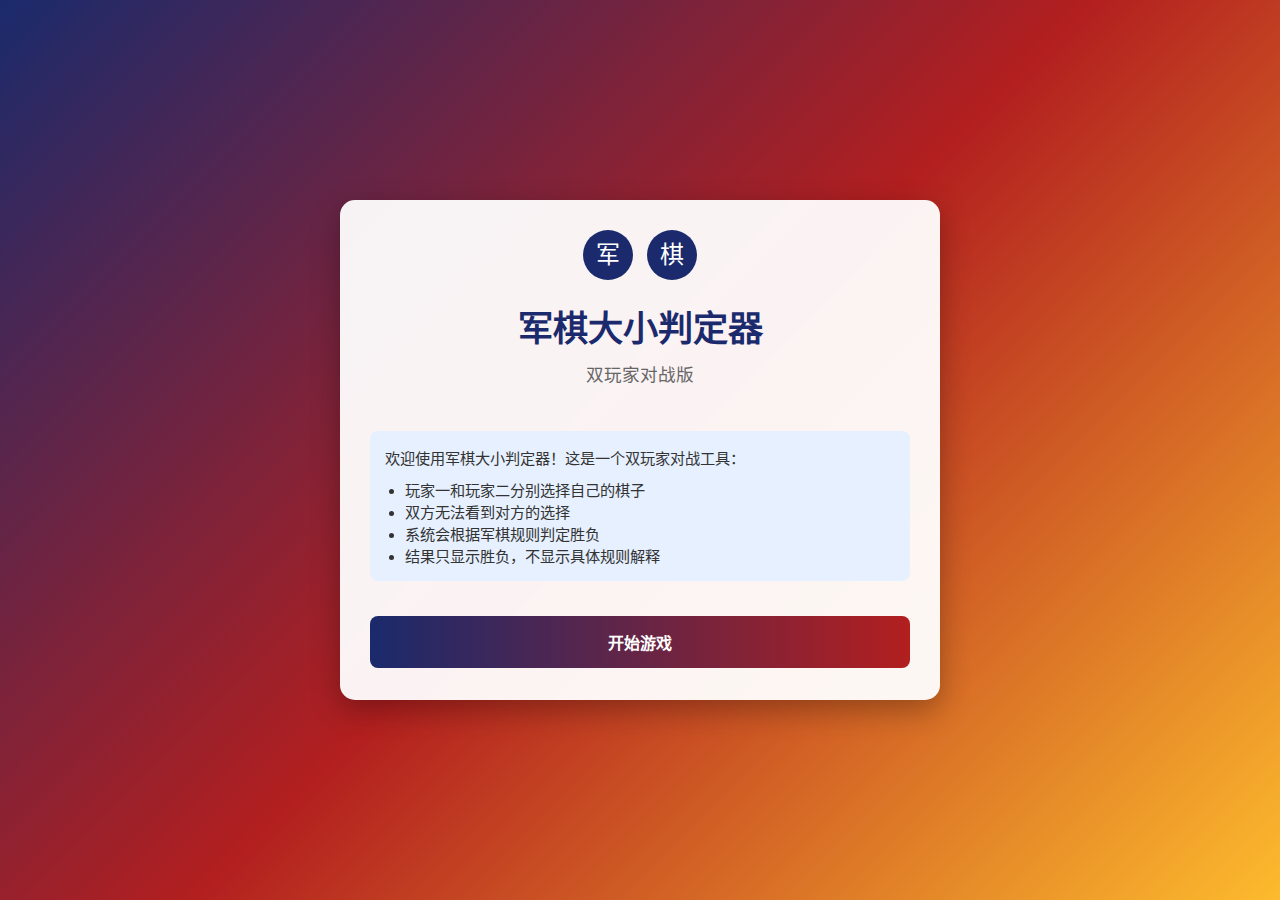
<file: templates/compare.html>
<!DOCTYPE html>
<html lang="zh-CN">
<head>
    <meta charset="UTF-8">
    <meta name="viewport" content="width=device-width, initial-scale=1.0">
    <title>军棋大小判定器 - 双玩家版</title>
    <style>
        * {
            box-sizing: border-box;
            margin: 0;
            padding: 0;
            font-family: 'Microsoft YaHei', sans-serif;
        }
        
        body {
            background: linear-gradient(135deg, #1a2a6c, #b21f1f, #fdbb2d);
            min-height: 100vh;
            display: flex;
            justify-content: center;
            align-items: center;
            padding: 20px;
            color: #333;
        }
        
        .container {
            width: 100%;
            max-width: 600px;
            background: rgba(255, 255, 255, 0.95);
            border-radius: 15px;
            box-shadow: 0 10px 30px rgba(0, 0, 0, 0.3);
            overflow: hidden;
            position: relative;
        }
        
        .screen {
            padding: 30px;
            display: none;
            flex-direction: column;
            min-height: 500px;
        }
        
        .active {
            display: flex;
            animation: fadeIn 0.5s ease;
        }
        
        header {
            text-align: center;
            margin-bottom: 30px;
        }
        
        h1 {
            color: #1a2a6c;
            font-size: 2.2rem;
            margin-bottom: 10px;
        }
        
        h2 {
            color: #b21f1f;
            margin: 20px 0 15px;
            text-align: center;
        }
        
        .subtitle {
            color: #666;
            font-size: 1.1rem;
        }
        
        .piece-grid {
            display: grid;
            grid-template-columns: repeat(3, 1fr);
            gap: 15px;
            margin: 20px 0;
        }
        
        .piece-card {
            background: white;
            border-radius: 10px;
            padding: 15px 10px;
            text-align: center;
            cursor: pointer;
            box-shadow: 0 3px 10px rgba(0, 0, 0, 0.1);
            transition: all 0.3s ease;
            border: 2px solid transparent;
        }
        
        .piece-card:hover {
            transform: translateY(-5px);
            box-shadow: 0 5px 15px rgba(0, 0, 0, 0.2);
        }
        
        .piece-card.selected {
            border-color: #1a2a6c;
            background-color: #e6f0ff;
        }
        
        .piece-name {
            font-weight: bold;
            color: #1a2a6c;
            font-size: 1.1rem;
        }
        
        .piece-rank {
            color: #b21f1f;
            font-size: 0.9rem;
            margin-top: 5px;
        }
        
        .btn {
            padding: 14px 25px;
            background: linear-gradient(90deg, #1a2a6c, #b21f1f);
            color: white;
            border: none;
            border-radius: 8px;
            font-size: 16px;
            cursor: pointer;
            transition: all 0.3s;
            margin-top: 20px;
            width: 100%;
            font-weight: bold;
        }
        
        .btn:hover {
            transform: translateY(-2px);
            box-shadow: 0 5px 15px rgba(0, 0, 0, 0.2);
        }
        
        .btn:active {
            transform: translateY(0);
        }
        
        .result-content {
            text-align: center;
            padding: 20px;
            background: #f8f9fa;
            border-radius: 10px;
            margin: 20px 0;
        }
        
        .result-title {
            font-size: 1.8rem;
            color: #1a2a6c;
            margin-bottom: 15px;
        }
        
        .result-outcome {
            font-size: 1.8rem;
            color: #b21f1f;
            margin: 20px 0;
            font-weight: bold;
            min-height: 60px;
            display: flex;
            justify-content: center;
            align-items: center;
        }
        
        .player-indicator {
            background: linear-gradient(90deg, #1a2a6c, #b21f1f);
            color: white;
            padding: 10px;
            text-align: center;
            border-radius: 5px;
            margin-bottom: 20px;
            font-weight: bold;
        }
        
        .instructions {
            background: #e6f0ff;
            padding: 15px;
            border-radius: 8px;
            margin: 15px 0;
            font-size: 0.95rem;
        }
        
        @keyframes fadeIn {
            from { opacity: 0; transform: translateY(20px); }
            to { opacity: 1; transform: translateY(0); }
        }
        
        .logo {
            text-align: center;
            margin-bottom: 20px;
        }
        
        .logo span {
            display: inline-block;
            background: #1a2a6c;
            color: white;
            width: 50px;
            height: 50px;
            line-height: 50px;
            border-radius: 50%;
            font-size: 1.5rem;
            margin: 0 5px;
        }
        
        .player-choice {
            font-size: 1.2rem;
            margin: 10px 0;
            color: #1a2a6c;
            font-weight: bold;
        }
        
        @media (max-width: 480px) {
            .piece-grid {
                grid-template-columns: repeat(2, 1fr);
            }
            
            h1 {
                font-size: 1.8rem;
            }
            
            .result-outcome {
                font-size: 1.5rem;
            }
        }
    </style>
</head>
<body>
    <div class="container">
        <!-- 欢迎界面 -->
        <div id="welcome-screen" class="screen active">
            <header>
                <div class="logo">
                    <span>军</span>
                    <span>棋</span>
                </div>
                <h1>军棋大小判定器</h1>
                <p class="subtitle">双玩家对战版</p>
            </header>
            
            <div class="instructions">
                <p>欢迎使用军棋大小判定器！这是一个双玩家对战工具：</p>
                <ul style="padding-left: 20px; margin-top: 10px;">
                    <li>玩家一和玩家二分别选择自己的棋子</li>
                    <li>双方无法看到对方的选择</li>
                    <li>系统会根据军棋规则判定胜负</li>
                    <li>结果只显示胜负，不显示具体规则解释</li>
                </ul>
            </div>
            
            <button id="start-btn" class="btn">开始游戏</button>
        </div>
        
        <!-- 玩家一界面 -->
        <div id="player1-screen" class="screen">
            <div class="player-indicator">玩家一：请选择您的棋子</div>
            
            <h2>选择您的棋子</h2>
            <div class="piece-grid">
                <div class="piece-card" data-piece="司令">
                    <div class="piece-name">司令</div>
                    <div class="piece-rank">等级: 12</div>
                </div>
                <div class="piece-card" data-piece="军长">
                    <div class="piece-name">军长</div>
                    <div class="piece-rank">等级: 11</div>
                </div>
                <div class="piece-card" data-piece="师长">
                    <div class="piece-name">师长</div>
                    <div class="piece-rank">等级: 10</div>
                </div>
                <div class="piece-card" data-piece="旅长">
                    <div class="piece-name">旅长</div>
                    <div class="piece-rank">等级: 9</div>
                </div>
                <div class="piece-card" data-piece="团长">
                    <div class="piece-name">团长</div>
                    <div class="piece-rank">等级: 8</div>
                </div>
                <div class="piece-card" data-piece="营长">
                    <div class="piece-name">营长</div>
                    <div class="piece-rank">等级: 7</div>
                </div>
                <div class="piece-card" data-piece="连长">
                    <div class="piece-name">连长</div>
                    <div class="piece-rank">等级: 6</div>
                </div>
                <div class="piece-card" data-piece="排长">
                    <div class="piece-name">排长</div>
                    <div class="piece-rank">等级: 5</div>
                </div>
                <div class="piece-card" data-piece="工兵">
                    <div class="piece-name">工兵</div>
                    <div class="piece-rank">等级: 4</div>
                </div>
                <div class="piece-card" data-piece="炸弹">
                    <div class="piece-name">炸弹</div>
                    <div class="piece-rank">特殊规则</div>
                </div>
                <div class="piece-card" data-piece="地雷">
                    <div class="piece-name">地雷</div>
                    <div class="piece-rank">特殊规则</div>
                </div>
                <div class="piece-card" data-piece="军旗">
                    <div class="piece-name">军旗</div>
                    <div class="piece-rank">特殊规则</div>
                </div>
            </div>
            
            <button id="player1-submit" class="btn" disabled>确认选择</button>
        </div>
        
        <!-- 玩家二界面 -->
        <div id="player2-screen" class="screen">
            <div class="player-indicator">玩家二：请选择您的棋子</div>
            
            <h2>选择您的棋子</h2>
            <div class="piece-grid">
                <div class="piece-card" data-piece="司令">
                    <div class="piece-name">司令</div>
                    <div class="piece-rank">等级: 12</div>
                </div>
                <div class="piece-card" data-piece="军长">
                    <div class="piece-name">军长</div>
                    <div class="piece-rank">等级: 11</div>
                </div>
                <div class="piece-card" data-piece="师长">
                    <div class="piece-name">师长</div>
                    <div class="piece-rank">等级: 10</div>
                </div>
                <div class="piece-card" data-piece="旅长">
                    <div class="piece-name">旅长</div>
                    <div class="piece-rank">等级: 9</div>
                </div>
                <div class="piece-card" data-piece="团长">
                    <div class="piece-name">团长</div>
                    <div class="piece-rank">等级: 8</div>
                </div>
                <div class="piece-card" data-piece="营长">
                    <div class="piece-name">营长</div>
                    <div class="piece-rank">等级: 7</div>
                </div>
                <div class="piece-card" data-piece="连长">
                    <div class="piece-name">连长</div>
                    <div class="piece-rank">等级: 6</div>
                </div>
                <div class="piece-card" data-piece="排长">
                    <div class="piece-name">排长</div>
                    <div class="piece-rank">等级: 5</div>
                </div>
                <div class="piece-card" data-piece="工兵">
                    <div class="piece-name">工兵</div>
                    <div class="piece-rank">等级: 4</div>
                </div>
                <div class="piece-card" data-piece="炸弹">
                    <div class="piece-name">炸弹</div>
                    <div class="piece-rank">特殊规则</div>
                </div>
                <div class="piece-card" data-piece="地雷">
                    <div class="piece-name">地雷</div>
                    <div class="piece-rank">特殊规则</div>
                </div>
                <div class="piece-card" data-piece="军旗">
                    <div class="piece-name">军旗</div>
                    <div class="piece-rank">特殊规则</div>
                </div>
            </div>
            
            <button id="player2-submit" class="btn" disabled>确认选择</button>
        </div>
        
        <!-- 结果界面 -->
        <div id="result-screen" class="screen">
            <header>
                <h1>对战结果</h1>
            </header>
            
            <div class="result-content">
                <div class="result-title">玩家一 vs 玩家二</div>
                <div id="player1-choice" class="player-choice">玩家一: ???</div>
                <div id="player2-choice" class="player-choice">玩家二: ???</div>
                <div id="battle-result" class="result-outcome">结果加载中...</div>
            </div>
            
            <button id="play-again" class="btn">再玩一次</button>
        </div>
    </div>

    <script>
        document.addEventListener('DOMContentLoaded', function() {
            // 获取界面元素
            const welcomeScreen = document.getElementById('welcome-screen');
            const player1Screen = document.getElementById('player1-screen');
            const player2Screen = document.getElementById('player2-screen');
            const resultScreen = document.getElementById('result-screen');
            
            // 获取按钮元素
            const startBtn = document.getElementById('start-btn');
            const player1Submit = document.getElementById('player1-submit');
            const player2Submit = document.getElementById('player2-submit');
            const playAgainBtn = document.getElementById('play-again');
            
            // 棋子选择变量
            let player1Choice = null;
            let player2Choice = null;
            
            // 棋子等级定义
            const ranks = {
                '司令': 12,
                '军长': 11,
                '师长': 10,
                '旅长': 9,
                '团长': 8,
                '营长': 7,
                '连长': 6,
                '排长': 5,
                '工兵': 4,
                '炸弹': 99,  // 特殊处理
                '地雷': 98,  // 特殊处理
                '军旗': 1
            };
            
            // 显示指定界面
            function showScreen(screen) {
                // 隐藏所有界面
                welcomeScreen.classList.remove('active');
                player1Screen.classList.remove('active');
                player2Screen.classList.remove('active');
                resultScreen.classList.remove('active');
                
                // 显示指定界面
                screen.classList.add('active');
            }
            
            // 重置游戏状态
            function resetGame() {
                // 重置选择
                player1Choice = null;
                player2Choice = null;
                
                // 清除sessionStorage
                sessionStorage.removeItem('player1Choice');
                sessionStorage.removeItem('player2Choice');
                
                // 清除玩家一的选择状态
                const player1Cards = player1Screen.querySelectorAll('.piece-card');
                player1Cards.forEach(card => {
                    card.classList.remove('selected');
                });
                player1Submit.disabled = true;
                
                // 清除玩家二的选择状态
                const player2Cards = player2Screen.querySelectorAll('.piece-card');
                player2Cards.forEach(card => {
                    card.classList.remove('selected');
                });
                player2Submit.disabled = true;
                
                // 重置结果显示
                document.getElementById('player1-choice').textContent = '玩家一: ???';
                document.getElementById('player2-choice').textContent = '玩家二: ???';
                document.getElementById('battle-result').textContent = '结果加载中...';
            }
            
            // 开始游戏按钮事件
            startBtn.addEventListener('click', function() {
                resetGame();
                showScreen(player1Screen);
            });
            
            // 玩家一选择棋子
            const player1Cards = player1Screen.querySelectorAll('.piece-card');
            player1Cards.forEach(card => {
                card.addEventListener('click', function() {
                    // 移除其他卡片的选中状态
                    player1Cards.forEach(c => c.classList.remove('selected'));
                    
                    // 选中当前卡片
                    this.classList.add('selected');
                    
                    // 保存选择
                    player1Choice = this.getAttribute('data-piece');
                    
                    // 启用提交按钮
                    player1Submit.disabled = false;
                });
            });
            
            // 玩家一提交选择
            player1Submit.addEventListener('click', function() {
                // 保存玩家一的选择到sessionStorage
                sessionStorage.setItem('player1Choice', player1Choice);
                
                // 转到玩家二界面
                showScreen(player2Screen);
            });
            
            // 玩家二选择棋子
            const player2Cards = player2Screen.querySelectorAll('.piece-card');
            player2Cards.forEach(card => {
                card.addEventListener('click', function() {
                    // 移除其他卡片的选中状态
                    player2Cards.forEach(c => c.classList.remove('selected'));
                    
                    // 选中当前卡片
                    this.classList.add('selected');
                    
                    // 保存选择
                    player2Choice = this.getAttribute('data-piece');
                    
                    // 启用提交按钮
                    player2Submit.disabled = false;
                });
            });
            
            // 玩家二提交选择
            player2Submit.addEventListener('click', function() {
                // 保存玩家二的选择到sessionStorage
                sessionStorage.setItem('player2Choice', player2Choice);
                
                // 显示结果
                showResult();
                
                // 转到结果界面
                showScreen(resultScreen);
            });
            
            // 再玩一次按钮事件
            playAgainBtn.addEventListener('click', function() {
                resetGame();
                showScreen(welcomeScreen);
            });
            
            // 显示对战结果
            function showResult() {
                // 从sessionStorage获取选择
                const p1Choice = sessionStorage.getItem('player1Choice');
                const p2Choice = sessionStorage.getItem('player2Choice');
                
                // 显示双方选择
                
                
                // 判定结果
                const result = judgeResult(p1Choice, p2Choice);
                
                // 显示结果
                document.getElementById('battle-result').textContent = result;
            }
            
            // 判定胜负
            function judgeResult(piece1, piece2) {
                // 相同棋子
                if (piece1 === piece2) {
                    return "同归于尽！";
                }
                
                // 炸弹特殊规则
                if (piece1 === '炸弹' || piece2 === '炸弹') {
                    return "同归于尽！";
                }
                
                // 地雷特殊规则
                if (piece1 === '地雷') {
                    return piece2 === '工兵' ? "玩家二胜利！" : "玩家一胜利！";
                }
                
                if (piece2 === '地雷') {
                    return piece1 === '工兵' ? "玩家一胜利！" : "玩家二胜利！";
                }
                
                // 军旗规则
                if (piece1 === '军旗') {
                    return "玩家二胜利！";
                }
                
                if (piece2 === '军旗') {
                    return "玩家一胜利！";
                }
                
                // 普通棋子比较
                const rank1 = ranks[piece1];
                const rank2 = ranks[piece2];
                
                if (rank1 > rank2) {
                    return "玩家一胜利！";
                } else if (rank1 < rank2) {
                    return "玩家二胜利！";
                } else {
                    return "同归于尽！";
                }
            }
        });
    </script>
</body>
</html>
</file>
